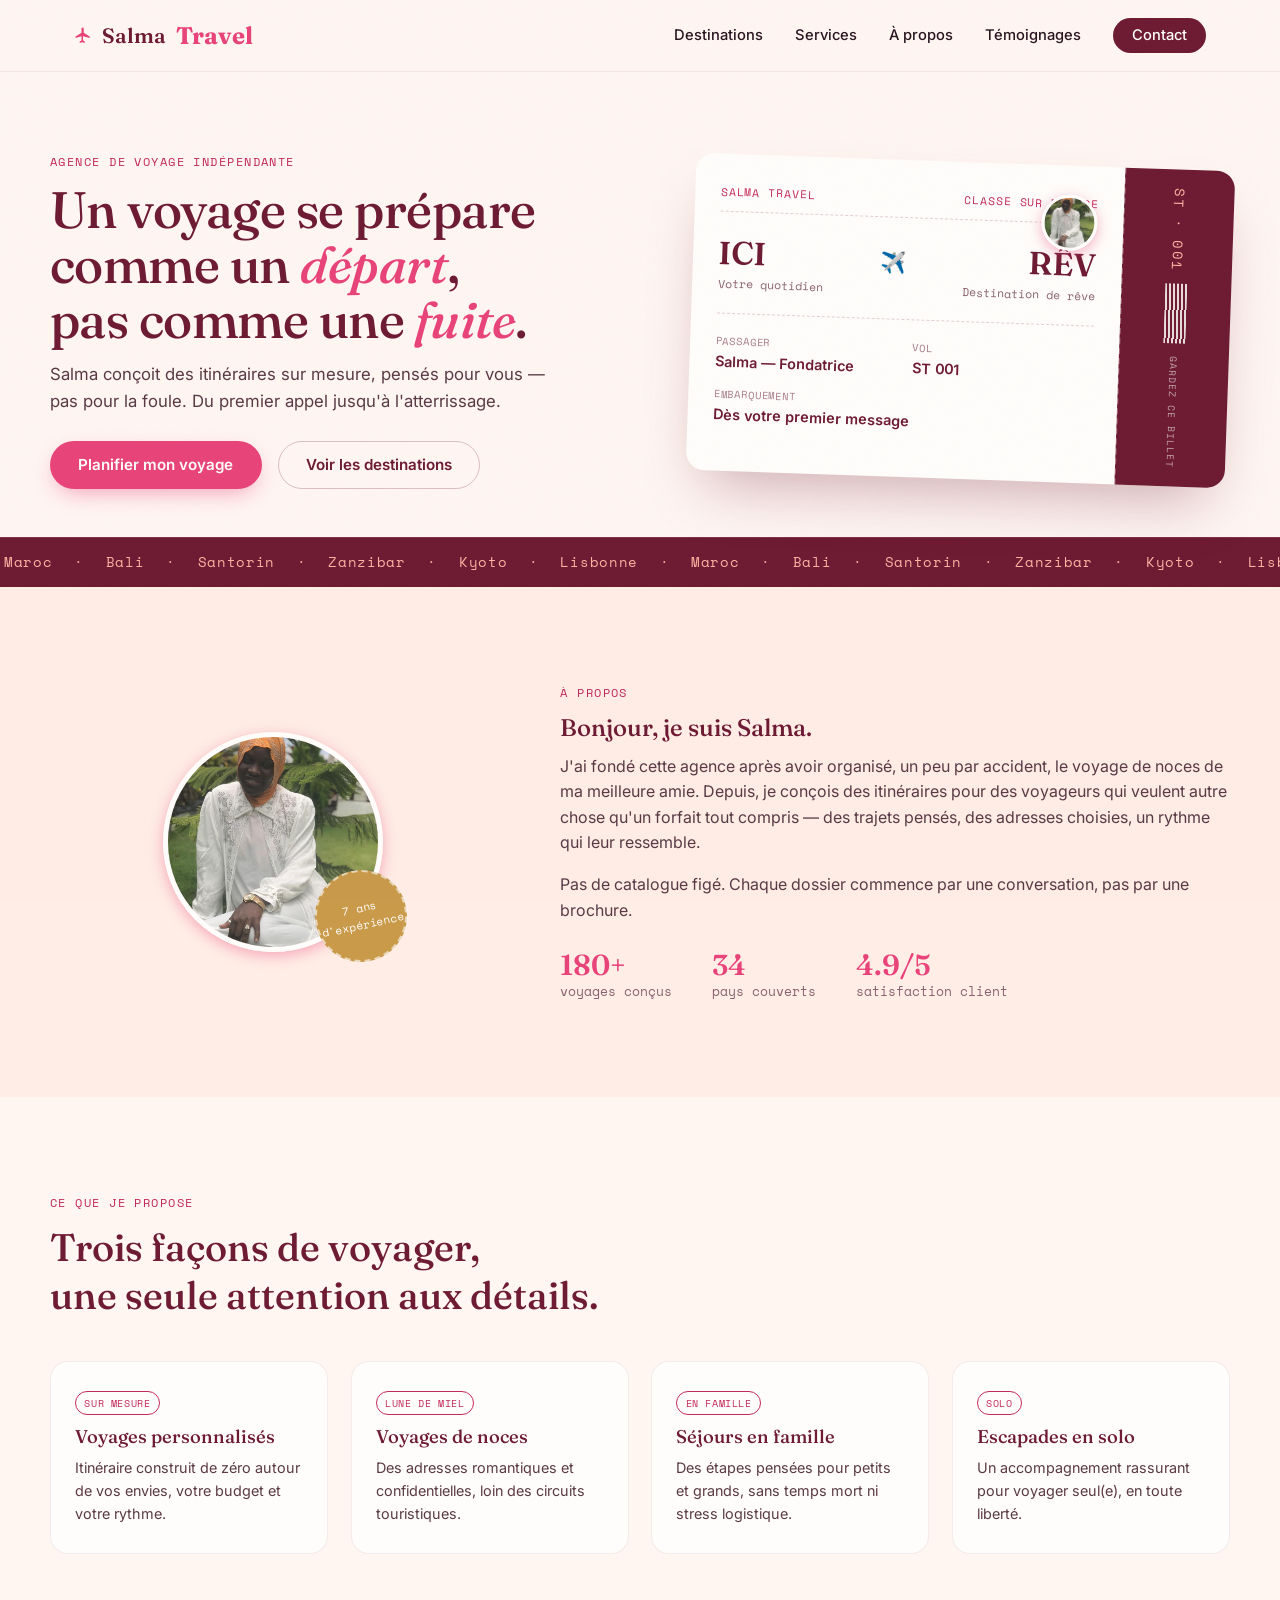
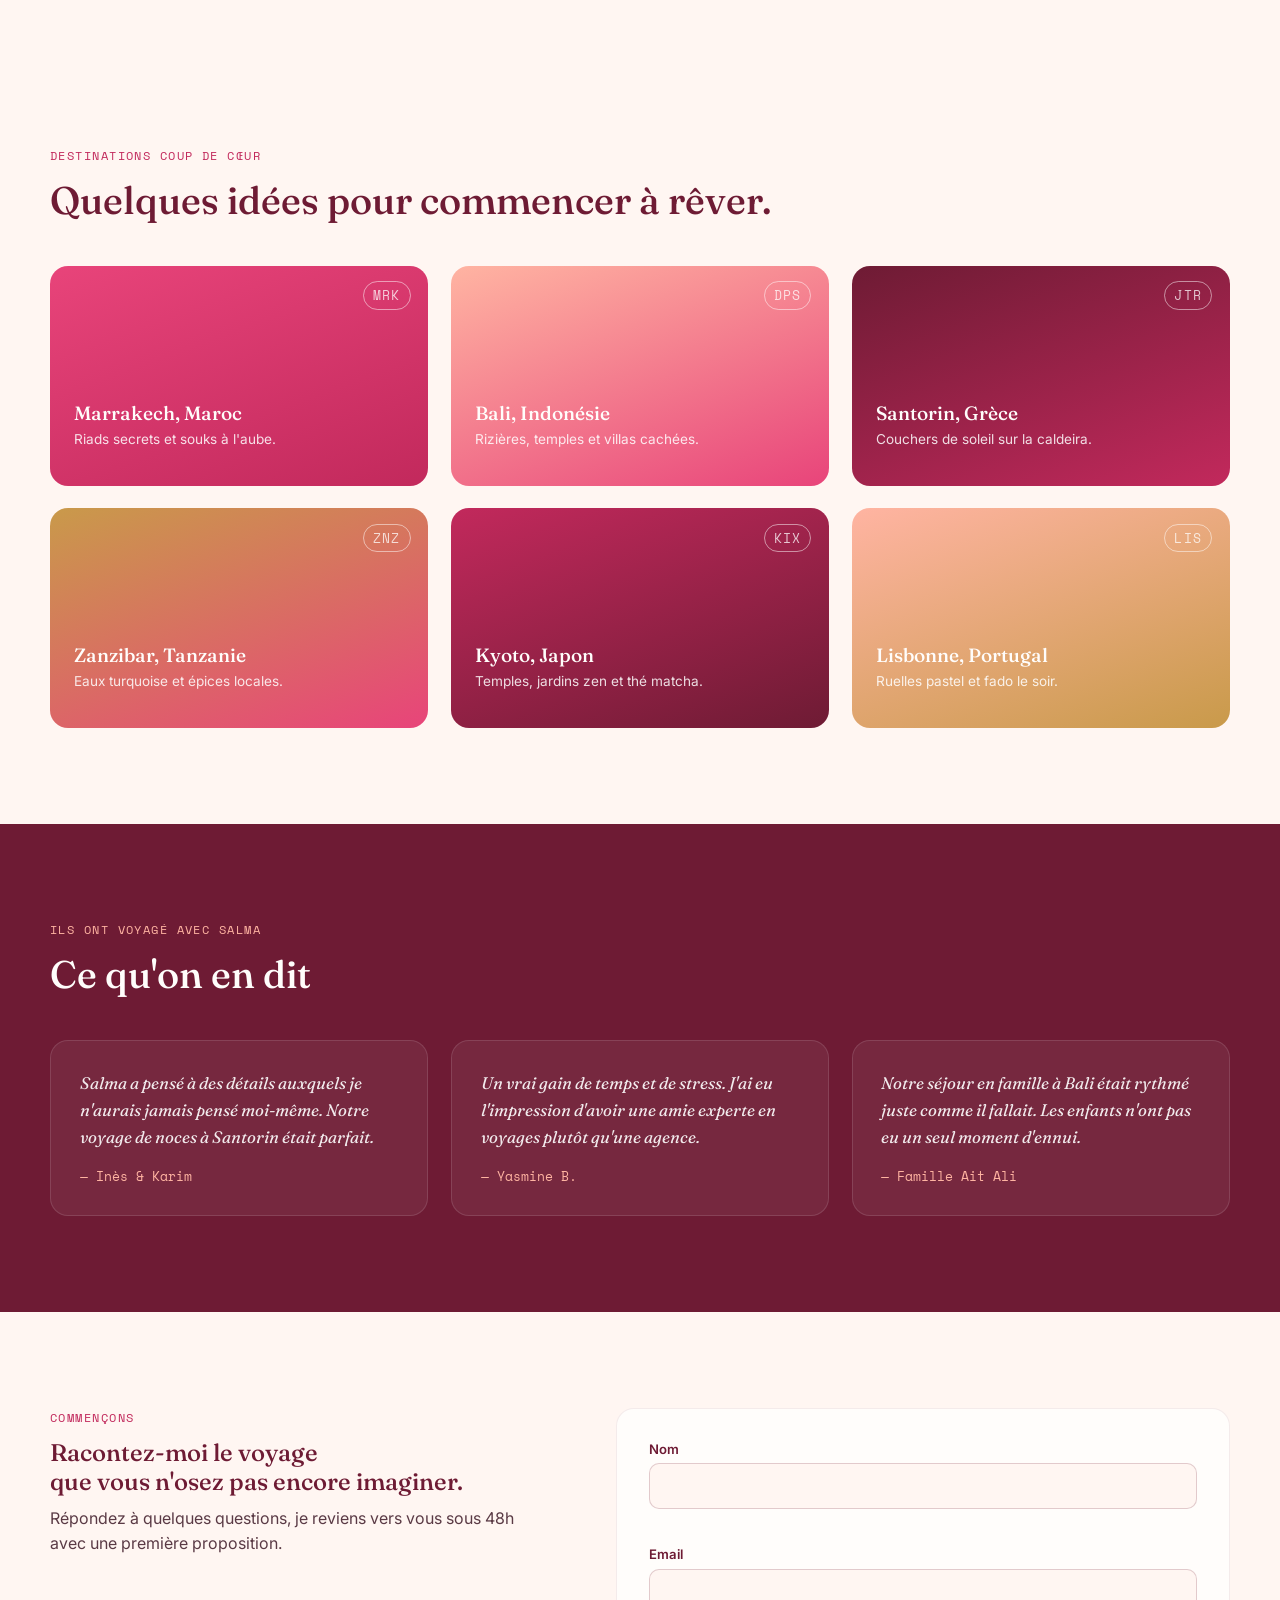
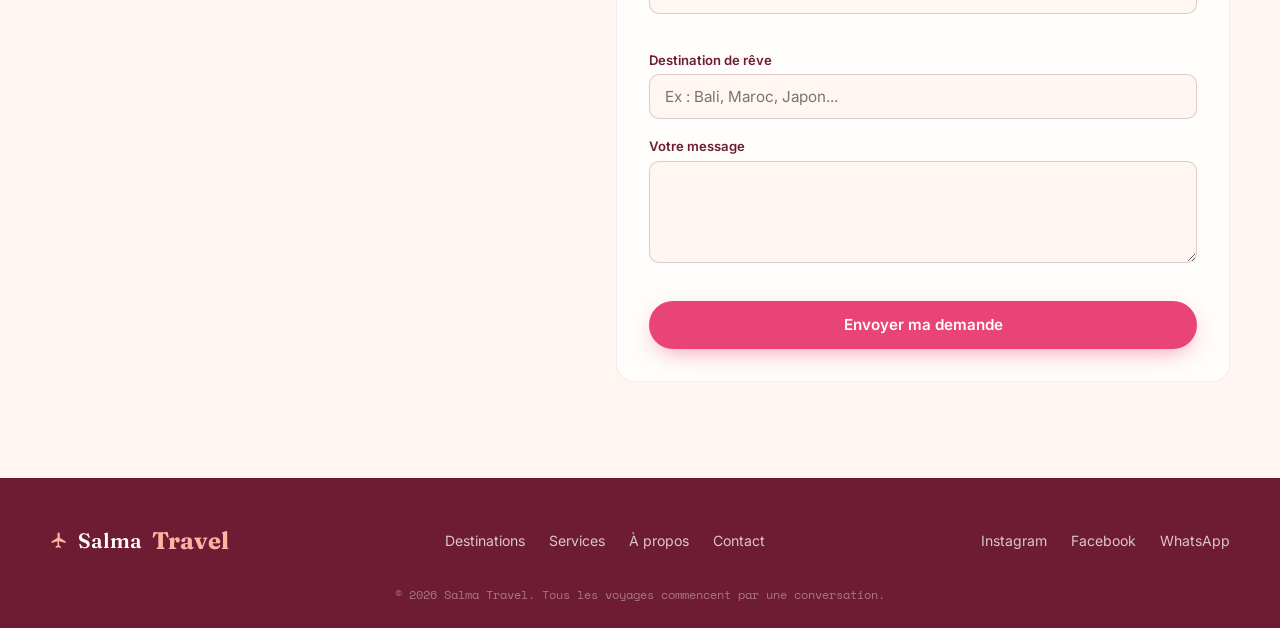
<file: index.html>
<!DOCTYPE html>
<html lang="fr">
<head>
<meta charset="UTF-8">
<meta name="viewport" content="width=device-width, initial-scale=1.0">
<title>Salma Travel — Votre agence de voyage sur mesure</title>
<link rel="preconnect" href="https://fonts.googleapis.com">
<link rel="preconnect" href="https://fonts.gstatic.com" crossorigin>
<link href="https://fonts.googleapis.com/css2?family=Fraunces:ital,opsz,wght@0,9..144,300;0,9..144,500;0,9..144,600;1,9..144,500&family=Inter:wght@400;500;600&family=Space+Mono:wght@400;700&display=swap" rel="stylesheet">
<link rel="stylesheet" href="style.css">
</head>
<body>

<div class="grain"></div>

<header class="site-header" id="top">
  <div class="header-inner">
    <a href="#top" class="logo">
      <span class="logo-icon" aria-hidden="true">
        <svg width="18" height="18" viewBox="0 0 24 24" fill="currentColor">
          <path d="M21 16v-2l-8-5V3.5a1.5 1.5 0 0 0-3 0V9l-8 5v2l8-2.5V19l-2.5 2v1.5l3.5-1 3.5 1V21l-2.5-2v-5.5z"/>
        </svg>
      </span>
      Salma<span>Travel</span>
    </a>
    <nav class="main-nav" id="main-nav">
      <a href="#destinations">Destinations</a>
      <a href="#services">Services</a>
      <a href="#a-propos">À propos</a>
      <a href="#temoignages">Témoignages</a>
      <a href="contact.html"class="nav-cta">Contact</a>
    </nav>
    <button class="nav-toggle" id="nav-toggle" aria-label="Ouvrir le menu" aria-expanded="false">
      <span></span><span></span><span></span>
    </button>
  </div>
</header>

<main>

  <!-- HERO — boarding pass -->
  <section class="hero" id="hero">
    <div class="hero-inner">
      <div class="hero-copy">
        <p class="eyebrow">Agence de voyage indépendante</p>
        <h1>Un voyage se prépare<br> comme un <em>départ</em>,<br>pas comme une <em>fuite</em>.</h1>
        <p class="hero-sub">Salma conçoit des itinéraires sur mesure, pensés pour vous — pas pour la foule. Du premier appel jusqu'à l'atterrissage.</p>
        <div class="hero-actions">
          <a href="#contact" class="btn btn-primary">Planifier mon voyage</a>
          <a href="#destinations" class="btn btn-ghost">Voir les destinations</a>
        </div>
      </div>

      <div class="boarding-pass" id="boarding-pass">
        <div class="bp-main">
          <div class="bp-row bp-top">
            <span class="bp-brand">SALMA TRAVEL</span>
            <span class="bp-class">CLASSE&nbsp;SUR&nbsp;MESURE</span>
          </div>

          <div class="bp-route">
            <div class="bp-city">
              <span class="bp-code">ICI</span>
              <span class="bp-label">Votre quotidien</span>
            </div>
            <div class="bp-plane" aria-hidden="true">✈️</div>
            <div class="bp-city bp-city-right">
              <span class="bp-code">RÊV</span>
              <span class="bp-label">Destination de rêve</span>
            </div>
          </div>

          <div class="bp-details">
            <div class="bp-field">
              <span class="bp-field-label">Passager</span>
              <span class="bp-field-value">Salma — Fondatrice</span>
            </div>
            <div class="bp-field">
              <span class="bp-field-label">Vol</span>
              <span class="bp-field-value">ST&nbsp;001</span>
            </div>
            <div class="bp-field">
              <span class="bp-field-label">Embarquement</span>
              <span class="bp-field-value">Dès votre premier message</span>
            </div>
          </div>

          <div class="bp-photo">
            <img src="photo.jpg" alt="Salma, fondatrice de Salma Travel" class="avatar-placeholder">
          </div>
        </div>

        <div class="bp-stub">
          <div class="bp-stub-code">ST · 001</div>
          <div class="bp-barcode" aria-hidden="true"></div>
          <div class="bp-stub-text">GARDEZ CE BILLET</div>
        </div>
      </div>
    </div>
  </section>

  <!-- MARQUEE -->
  <div class="marquee" aria-hidden="true">
    <div class="marquee-track">
      <span>Maroc</span><span>·</span><span>Bali</span><span>·</span><span>Santorin</span><span>·</span><span>Zanzibar</span><span>·</span><span>Kyoto</span><span>·</span><span>Lisbonne</span><span>·</span>
      <span>Maroc</span><span>·</span><span>Bali</span><span>·</span><span>Santorin</span><span>·</span><span>Zanzibar</span><span>·</span><span>Kyoto</span><span>·</span><span>Lisbonne</span><span>·</span>
    </div>
  </div>

  <!-- À PROPOS -->
  <section class="about" id="a-propos">
    <div class="about-inner">
      <div class="about-photo">
        <img src="photo.jpg" alt="Salma, fondatrice de Salma Travel" class="avatar-placeholder avatar-large">
        <div class="stamp-badge">
          <span>7 ans</span>
          <span>d'expérience</span>
        </div>
      </div>
      <div class="about-copy">
        <p class="eyebrow">À propos</p>
        <h2>Bonjour, je suis Salma.</h2>
        <p>J'ai fondé cette agence après avoir organisé, un peu par accident, le voyage de noces de ma meilleure amie. Depuis, je conçois des itinéraires pour des voyageurs qui veulent autre chose qu'un forfait tout compris — des trajets pensés, des adresses choisies, un rythme qui leur ressemble.</p>
        <p>Pas de catalogue figé. Chaque dossier commence par une conversation, pas par une brochure.</p>
        <div class="about-stats">
          <div class="stat">
            <span class="stat-num">180+</span>
            <span class="stat-label">voyages conçus</span>
          </div>
          <div class="stat">
            <span class="stat-num">34</span>
            <span class="stat-label">pays couverts</span>
          </div>
          <div class="stat">
            <span class="stat-num">4.9/5</span>
            <span class="stat-label">satisfaction client</span>
          </div>
        </div>
      </div>
    </div>
  </section>

  <!-- SERVICES -->
  <section class="services" id="services">
    <div class="section-head">
      <p class="eyebrow">Ce que je propose</p>
      <h2>Trois façons de voyager,<br>une seule attention aux détails.</h2>
    </div>
    <div class="services-grid">
      <article class="service-card">
        <div class="stamp">SUR&nbsp;MESURE</div>
        <h3>Voyages personnalisés</h3>
        <p>Itinéraire construit de zéro autour de vos envies, votre budget et votre rythme.</p>
      </article>
      <article class="service-card">
        <div class="stamp">LUNE&nbsp;DE&nbsp;MIEL</div>
        <h3>Voyages de noces</h3>
        <p>Des adresses romantiques et confidentielles, loin des circuits touristiques.</p>
      </article>
      <article class="service-card">
        <div class="stamp">EN&nbsp;FAMILLE</div>
        <h3>Séjours en famille</h3>
        <p>Des étapes pensées pour petits et grands, sans temps mort ni stress logistique.</p>
      </article>
      <article class="service-card">
        <div class="stamp">SOLO</div>
        <h3>Escapades en solo</h3>
        <p>Un accompagnement rassurant pour voyager seul(e), en toute liberté.</p>
      </article>
    </div>
  </section>

  <!-- DESTINATIONS -->
  <section class="destinations" id="destinations">
    <div class="section-head">
      <p class="eyebrow">Destinations coup de cœur</p>
      <h2>Quelques idées pour commencer à rêver.</h2>
    </div>
    <div class="destinations-grid">
      <article class="dest-card dest-1">
        <span class="dest-code">MRK</span>
        <h3>Marrakech, Maroc</h3>
        <p>Riads secrets et souks à l'aube.</p>
      </article>
      <article class="dest-card dest-2">
        <span class="dest-code">DPS</span>
        <h3>Bali, Indonésie</h3>
        <p>Rizières, temples et villas cachées.</p>
      </article>
      <article class="dest-card dest-3">
        <span class="dest-code">JTR</span>
        <h3>Santorin, Grèce</h3>
        <p>Couchers de soleil sur la caldeira.</p>
      </article>
      <article class="dest-card dest-4">
        <span class="dest-code">ZNZ</span>
        <h3>Zanzibar, Tanzanie</h3>
        <p>Eaux turquoise et épices locales.</p>
      </article>
      <article class="dest-card dest-5">
        <span class="dest-code">KIX</span>
        <h3>Kyoto, Japon</h3>
        <p>Temples, jardins zen et thé matcha.</p>
      </article>
      <article class="dest-card dest-6">
        <span class="dest-code">LIS</span>
        <h3>Lisbonne, Portugal</h3>
        <p>Ruelles pastel et fado le soir.</p>
      </article>
    </div>
  </section>

  <!-- TÉMOIGNAGES -->
  <section class="testimonials" id="temoignages">
    <div class="section-head">
      <p class="eyebrow">Ils ont voyagé avec Salma</p>
      <h2>Ce qu'on en dit</h2>
    </div>
    <div class="testimonial-track" id="testimonial-track">
      <blockquote class="testimonial-card">
        <p>Salma a pensé à des détails auxquels je n'aurais jamais pensé moi-même. Notre voyage de noces à Santorin était parfait.</p>
        <footer>— Inès &amp; Karim</footer>
      </blockquote>
      <blockquote class="testimonial-card">
        <p>Un vrai gain de temps et de stress. J'ai eu l'impression d'avoir une amie experte en voyages plutôt qu'une agence.</p>
        <footer>— Yasmine B.</footer>
      </blockquote>
      <blockquote class="testimonial-card">
        <p>Notre séjour en famille à Bali était rythmé juste comme il fallait. Les enfants n'ont pas eu un seul moment d'ennui.</p>
        <footer>— Famille Ait Ali</footer>
      </blockquote>
    </div>
  </section>

  <!-- CONTACT -->
  <section class="contact" id="contact">
    <div class="contact-inner">
      <div class="contact-copy">
        <p class="eyebrow">Commençons</p>
        <h2>Racontez-moi le voyage<br>que vous n'osez pas encore imaginer.</h2>
        <p>Répondez à quelques questions, je reviens vers vous sous 48h avec une première proposition.</p>
      </div>
      <form class="contact-form" id="contact-form" novalidate>
        <div class="form-row">
          <label for="name">Nom</label>
          <input type="text" id="name" name="name" required>
          <span class="form-error" id="error-name"></span>
        </div>
        <div class="form-row">
          <label for="email">Email</label>
          <input type="email" id="email" name="email" required>
          <span class="form-error" id="error-email"></span>
        </div>
        <div class="form-row">
          <label for="destination">Destination de rêve</label>
          <input type="text" id="destination" name="destination" placeholder="Ex : Bali, Maroc, Japon...">
        </div>
        <div class="form-row">
          <label for="message">Votre message</label>
          <textarea id="message" name="message" rows="4" required></textarea>
          <span class="form-error" id="error-message"></span>
        </div>
        <button type="submit" class="btn btn-primary btn-block">Envoyer ma demande</button>
        <p class="form-success" id="form-success" hidden>Merci ! Votre message a bien été envoyé. Salma vous répond sous 48h. ✈️</p>
      </form>
    </div>
  </section>

</main>

<footer class="site-footer">
  <div class="footer-inner">
    <a href="#top" class="logo">
      <span class="logo-icon" aria-hidden="true">
        <svg width="18" height="18" viewBox="0 0 24 24" fill="currentColor">
          <path d="M21 16v-2l-8-5V3.5a1.5 1.5 0 0 0-3 0V9l-8 5v2l8-2.5V19l-2.5 2v1.5l3.5-1 3.5 1V21l-2.5-2v-5.5z"/>
        </svg>
      </span>
      Salma<span>Travel</span>
    </a>
    <div class="footer-links">
      <a href="#destinations">Destinations</a>
      <a href="#services">Services</a>
      <a href="#a-propos">À propos</a>
      <a href="#contact">Contact</a>
    </div>
    <div class="footer-social">
      <a href="#" aria-label="Instagram">Instagram</a>
      <a href="#" aria-label="Facebook">Facebook</a>
      <a href="#" aria-label="WhatsApp">WhatsApp</a>
    </div>
  </div>
  <p class="footer-copy">© 2026 Salma Travel. Tous les voyages commencent par une conversation.</p>
</footer>

<script src="script.js"></script>
</body>
</html>
</file>
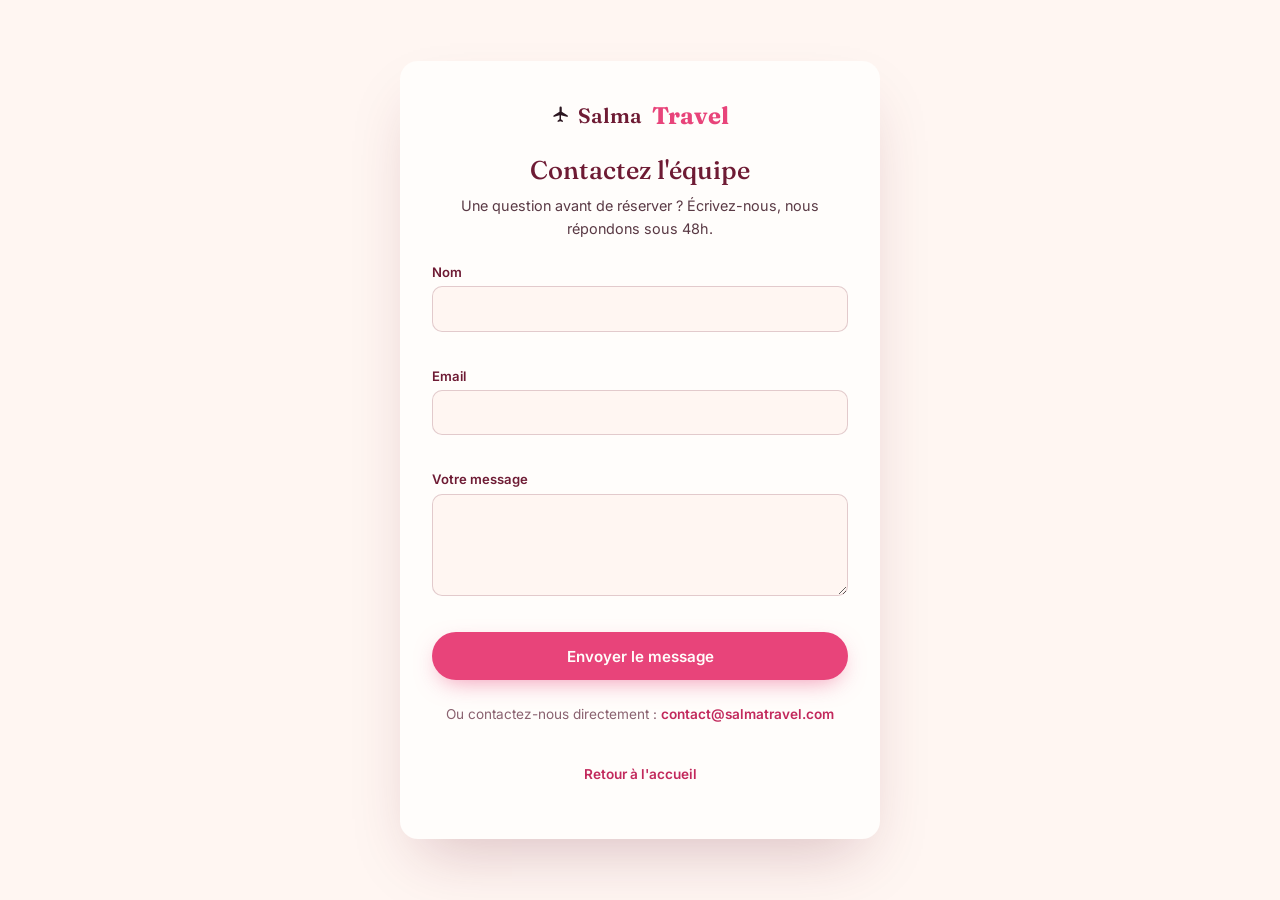
<file: contact.html>
<!DOCTYPE html>
<html lang="fr">
<head>
<meta charset="UTF-8">
<meta name="viewport" content="width=device-width, initial-scale=1.0">
<title>Contact — Salma Travel</title>
<link rel="preconnect" href="https://fonts.googleapis.com">
<link rel="preconnect" href="https://fonts.gstatic.com" crossorigin>
<link href="https://fonts.googleapis.com/css2?family=Fraunces:ital,opsz,wght@0,9..144,300;0,9..144,500;0,9..144,600;1,9..144,500&family=Inter:wght@400;500;600&family=Space+Mono:wght@400;700&display=swap" rel="stylesheet">
<link rel="stylesheet" href="style.css">
<style>
  .contact-page {
    min-height: 100vh;
    display: flex;
    align-items: center;
    justify-content: center;
    background: var(--blush);
    padding: 2em 1.5em;
  }

  .contact-card {
    width: 100%;
    max-width: 480px;
    background: var(--paper);
    border-radius: var(--radius);
    padding: 2.5em 2em;
    box-shadow: 0 30px 60px -20px rgba(110, 27, 52, 0.25);
    display: flex;
    flex-direction: column;
    align-items: center;
    gap: 1.5em;
  }

  .contact-logo-link {
    display: flex;
    align-items: center;
    justify-content: center;
    gap: 0.5em;
  }

  .contact-page-title {
    text-align: center;
  }
  .contact-page-title h1 {
    font-size: 1.6rem;
    margin-bottom: 0.3em;
  }
  .contact-page-title p {
    font-size: 0.9rem;
    margin: 0;
  }

  .contact-page-form {
    width: 100%;
    display: flex;
    flex-direction: column;
    gap: 1.1em;
  }

  .contact-page-footer {
    font-size: 0.85rem;
    color: #8a6270;
    text-align: center;
  }
  .contact-page-footer a {
    color: var(--rose-dark);
    font-weight: 600;
  }

  .btn-flex-block {
    display: flex;
    align-items: center;
    justify-content: center;
    width: 100%;
  }
</style>
</head>
<body>

<div class="contact-page">
  <div class="contact-card">

    <a href="index.html" class="contact-logo-link">
      <span class="logo-icon" aria-hidden="true">
        <svg width="18" height="18" viewBox="0 0 24 24" fill="currentColor">
          <path d="M21 16v-2l-8-5V3.5a1.5 1.5 0 0 0-3 0V9l-8 5v2l8-2.5V19l-2.5 2v1.5l3.5-1 3.5 1V21l-2.5-2v-5.5z"/>
        </svg>
      </span>
      <span class="logo">Salma<span>Travel</span></span>
    </a>

    <div class="contact-page-title">
      <h1>Contactez l'équipe</h1>
      <p>Une question avant de réserver ? Écrivez-nous, nous répondons sous 48h.</p>
    </div>

    <form class="contact-page-form" id="contact-page-form" novalidate>
      <div class="form-row">
        <label for="cp-name">Nom</label>
        <input type="text" id="cp-name" name="name" required>
        <span class="form-error" id="error-cp-name"></span>
      </div>
      <div class="form-row">
        <label for="cp-email">Email</label>
        <input type="email" id="cp-email" name="email" required>
        <span class="form-error" id="error-cp-email"></span>
      </div>
      <div class="form-row">
        <label for="cp-message">Votre message</label>
        <textarea id="cp-message" name="message" rows="4" required></textarea>
        <span class="form-error" id="error-cp-message"></span>
      </div>
      <button type="submit" class="btn btn-primary btn-flex-block">Envoyer le message</button>
      <p class="form-success" id="cp-success" hidden>Merci ! Votre message a bien été envoyé. ✈️</p>
    </form>

    <p class="contact-page-footer">
      Ou contactez-nous directement : <a href="mailto:contact@salmatravel.com">contact@salmatravel.com</a>
    </p>
    <p class="contact-page-footer"><a href="index.html">Retour à l'accueil</a></p>

  </div>
</div>

<script>
  const cpForm = document.getElementById('contact-page-form');
  const cpSuccess = document.getElementById('cp-success');

  function setCpError(fieldId, message) {
    const errorEl = document.getElementById(`error-${fieldId}`);
    if (errorEl) errorEl.textContent = message;
  }

  function isValidCpEmail(value) {
    return /^[^\s@]+@[^\s@]+\.[^\s@]+$/.test(value);
  }

  cpForm.addEventListener('submit', (e) => {
    e.preventDefault();
    let valid = true;

    const name = document.getElementById('cp-name').value.trim();
    const email = document.getElementById('cp-email').value.trim();
    const message = document.getElementById('cp-message').value.trim();

    setCpError('cp-name', '');
    setCpError('cp-email', '');
    setCpError('cp-message', '');

    if (name.length < 2) {
      setCpError('cp-name', 'Merci d\'indiquer votre nom.');
      valid = false;
    }
    if (!isValidCpEmail(email)) {
      setCpError('cp-email', 'Merci d\'indiquer un email valide.');
      valid = false;
    }
    if (message.length < 10) {
      setCpError('cp-message', 'Dites-m\'en un peu plus (10 caractères min).');
      valid = false;
    }

    if (valid) {
      cpSuccess.hidden = false;
      cpForm.reset();
    }
  });
</script>

</body>
</html>
</file>
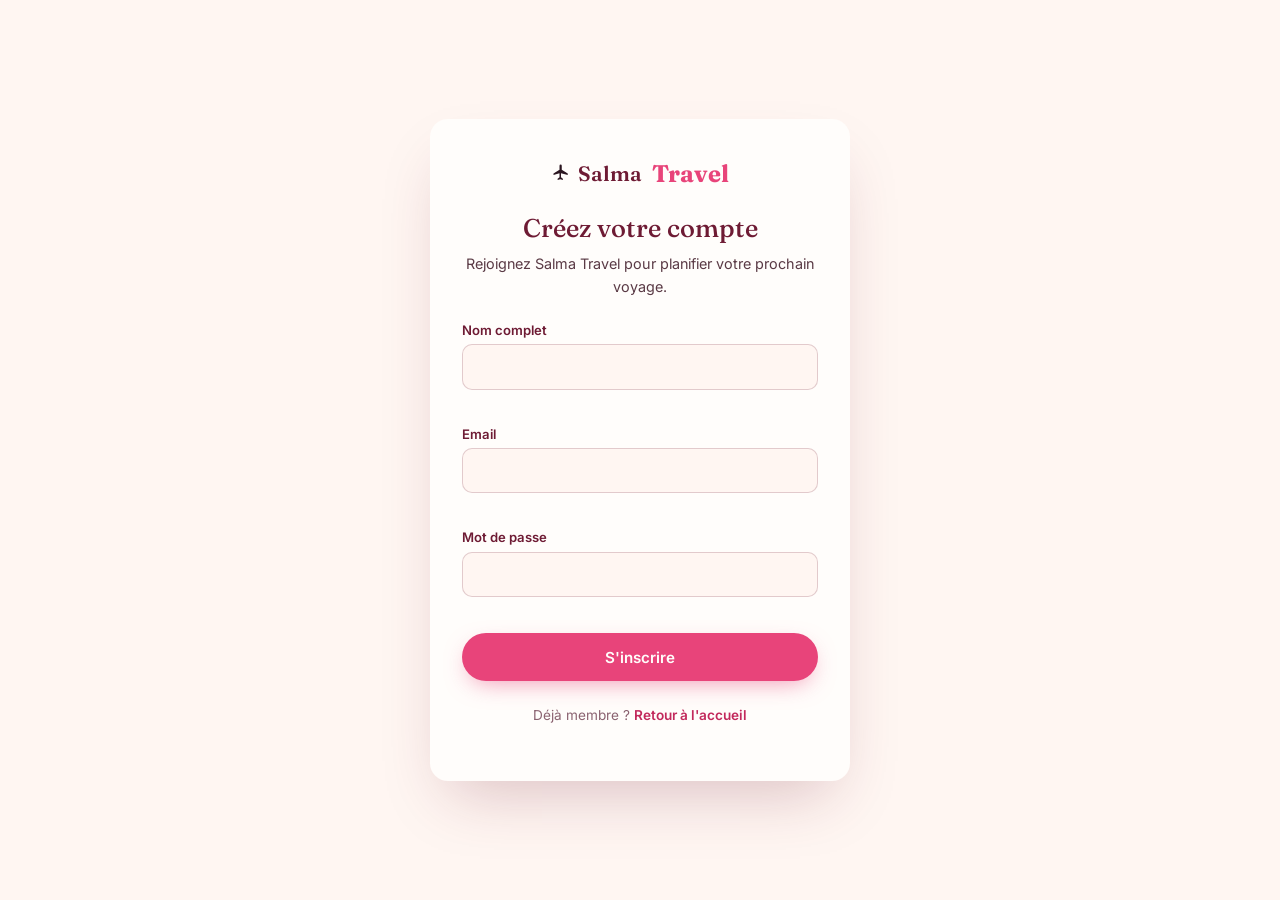
<file: signup.html>
<!DOCTYPE html>
<html lang="fr">
<head>
<meta charset="UTF-8">
<meta name="viewport" content="width=device-width, initial-scale=1.0">
<title>Inscription — Salma Travel</title>
<link rel="preconnect" href="https://fonts.googleapis.com">
<link rel="preconnect" href="https://fonts.gstatic.com" crossorigin>
<link href="https://fonts.googleapis.com/css2?family=Fraunces:ital,opsz,wght@0,9..144,300;0,9..144,500;0,9..144,600;1,9..144,500&family=Inter:wght@400;500;600&family=Space+Mono:wght@400;700&display=swap" rel="stylesheet">
<link rel="stylesheet" href="style.css">
<style>
  /* ============ PAGE INSCRIPTION ============ */
  .signup-page {
    min-height: 100vh;
    display: flex;
    align-items: center;
    justify-content: center;
    background: var(--blush);
    padding: 2em 1.5em;
  }

  .signup-card {
    width: 100%;
    max-width: 420px;
    background: var(--paper);
    border-radius: var(--radius);
    padding: 2.5em 2em;
    box-shadow: 0 30px 60px -20px rgba(110, 27, 52, 0.25);
    display: flex;
    flex-direction: column;
    align-items: center;
    gap: 1.5em;
  }

  .signup-logo {
    display: flex;
    align-items: center;
    justify-content: center;
    gap: 0.5em;
  }

  .signup-title {
    text-align: center;
  }
  .signup-title h1 {
    font-size: 1.6rem;
    margin-bottom: 0.3em;
  }
  .signup-title p {
    font-size: 0.9rem;
    margin: 0;
  }

  .signup-form {
    width: 100%;
    display: flex;
    flex-direction: column;
    gap: 1.1em;
  }

  .signup-footer {
    font-size: 0.85rem;
    color: #8a6270;
    text-align: center;
  }
  .signup-footer a {
    color: var(--rose-dark);
    font-weight: 600;
  }
</style>
</head>
<body>

<div class="signup-page">
  <div class="signup-card">

    <a href="index.html" class="signup-logo">
      <span class="logo-icon" aria-hidden="true">
        <svg width="18" height="18" viewBox="0 0 24 24" fill="currentColor">
          <path d="M21 16v-2l-8-5V3.5a1.5 1.5 0 0 0-3 0V9l-8 5v2l8-2.5V19l-2.5 2v1.5l3.5-1 3.5 1V21l-2.5-2v-5.5z"/>
        </svg>
      </span>
      <span class="logo">Salma<span>Travel</span></span>
    </a>

    <div class="signup-title">
      <h1>Créez votre compte</h1>
      <p>Rejoignez Salma Travel pour planifier votre prochain voyage.</p>
    </div>

    <form class="signup-form" id="signup-form" novalidate>
      <div class="form-row">
        <label for="fullname">Nom complet</label>
        <input type="text" id="fullname" name="fullname" required>
        <span class="form-error" id="error-fullname"></span>
      </div>
      <div class="form-row">
        <label for="signup-email">Email</label>
        <input type="email" id="signup-email" name="email" required>
        <span class="form-error" id="error-signup-email"></span>
      </div>
      <div class="form-row">
        <label for="password">Mot de passe</label>
        <input type="password" id="password" name="password" required>
        <span class="form-error" id="error-password"></span>
      </div>
      <button type="submit" class="btn btn-primary btn-block">S'inscrire</button>
      <p class="form-success" id="signup-success" hidden>Compte créé avec succès ! Bienvenue chez Salma Travel. ✈️</p>
    </form>

    <p class="signup-footer">Déjà membre ? <a href="index.html">Retour à l'accueil</a></p>

  </div>
</div>

<script>
  const signupForm = document.getElementById('signup-form');
  const signupSuccess = document.getElementById('signup-success');

  function setSignupError(fieldId, message) {
    const errorEl = document.getElementById(`error-${fieldId}`);
    if (errorEl) errorEl.textContent = message;
  }

  function isValidEmail(value) {
    return /^[^\s@]+@[^\s@]+\.[^\s@]+$/.test(value);
  }

  signupForm.addEventListener('submit', (e) => {
    e.preventDefault();
    let valid = true;

    const fullname = document.getElementById('fullname').value.trim();
    const email = document.getElementById('signup-email').value.trim();
    const password = document.getElementById('password').value;

    setSignupError('fullname', '');
    setSignupError('signup-email', '');
    setSignupError('password', '');

    if (fullname.length < 2) {
      setSignupError('fullname', 'Merci d\'indiquer votre nom complet.');
      valid = false;
    }
    if (!isValidEmail(email)) {
      setSignupError('signup-email', 'Merci d\'indiquer un email valide.');
      valid = false;
    }
    if (password.length < 6) {
      setSignupError('password', 'Le mot de passe doit contenir au moins 6 caractères.');
      valid = false;
    }

    if (valid) {
      signupSuccess.hidden = false;
      signupForm.reset();
    }
  });
</script>

</body>
</html>
</file>
<file: style.css>
/* ============================================
   SALMA TRAVEL — design tokens
   Palette : blush #FFF6F2, rose vif #E8447A,
   bordeaux #6E1B34, pêche #FFB4A2, or #C99A4A
   Display : Fraunces | Corps : Inter | Utilitaire : Space Mono
============================================ */

:root {
  --blush: #FFF6F2;
  --blush-2: #FFEDE6;
  --rose: #E8447A;
  --rose-dark: #C2295C;
  --wine: #6E1B34;
  --ink: #2B1620;
  --peach: #FFB4A2;
  --gold: #C99A4A;
  --paper: #FFFDFB;

  --font-display: "Fraunces", serif;
  --font-body: "Inter", sans-serif;
  --font-mono: "Space Mono", monospace;

  --radius: 18px;
  --container: 1180px;
}

* { box-sizing: border-box; }
html { scroll-behavior: smooth; }

body {
  margin: 0;
  font-family: var(--font-body);
  background: var(--blush);
  color: var(--ink);
  -webkit-font-smoothing: antialiased;
  overflow-x: hidden;
}

@media (prefers-reduced-motion: reduce) {
  html { scroll-behavior: auto; }
  * { animation-duration: 0.01ms !important; animation-iteration-count: 1 !important; transition-duration: 0.01ms !important; }
}

a { color: inherit; text-decoration: none; }
h1, h2, h3 { font-family: var(--font-display); margin: 0; color: var(--wine); font-weight: 500; }
p { line-height: 1.6; margin: 0 0 1em; color: #5a3a45; }

.eyebrow {
  font-family: var(--font-mono);
  text-transform: uppercase;
  letter-spacing: 0.12em;
  font-size: 0.75rem;
  color: var(--rose-dark);
  margin: 0 0 0.9em;
}

img { max-width: 100%; display: block; }

/* subtle grain overlay for warmth */
.grain {
  position: fixed; inset: 0; pointer-events: none; z-index: 999;
  opacity: 0.035; mix-blend-mode: multiply;
  background-image: url("data:image/svg+xml,%3Csvg xmlns='http://www.w3.org/2000/svg' width='120' height='120'%3E%3Cfilter id='n'%3E%3CfeTurbulence type='fractalNoise' baseFrequency='0.9' numOctaves='2' stitchTiles='stitch'/%3E%3C/filter%3E%3Crect width='100%25' height='100%25' filter='url(%23n)'/%3E%3C/svg%3E");
}

/* ============ BUTTONS ============ */
.btn {
  display: inline-flex; align-items: center; justify-content: center;
  padding: 0.9em 1.8em;
  border-radius: 999px;
  font-family: var(--font-body);
  font-weight: 600;
  font-size: 0.95rem;
  border: 1px solid transparent;
  cursor: pointer;
  transition: transform 0.25s ease, box-shadow 0.25s ease, background 0.25s ease;
}
.btn-primary {
  background: var(--rose);
  color: var(--paper);
  box-shadow: 0 8px 24px -8px rgba(232, 68, 122, 0.6);
}
.btn-primary:hover { background: var(--rose-dark); transform: translateY(-2px); }
.btn-ghost {
  background: transparent;
  border-color: rgba(110, 27, 52, 0.25);
  color: var(--wine);
}
.btn-ghost:hover { border-color: var(--wine); transform: translateY(-2px); }
.btn-block { width: 100%; }

/* ============ HEADER ============ */
.site-header {
  position: sticky; top: 0; z-index: 100;
  background: rgba(255, 246, 242, 0.85);
  backdrop-filter: blur(10px);
  border-bottom: 1px solid rgba(110, 27, 52, 0.08);
}
.header-inner {
  max-width: var(--container);
  margin: 0 auto;
  padding: 1.1em 1.5em;
  display: flex; align-items: center; justify-content: space-between;
}
.logo {
  font-family: var(--font-display);
  font-size: 1.3rem;
  color: var(--wine);
  font-weight: 600;
}
.logo span { color: var(--rose); }
.main-nav { display: flex; align-items: center; gap: 2em; }
.main-nav a {
  font-size: 0.92rem; font-weight: 500; color: var(--ink);
  position: relative;
}
.main-nav a:not(.nav-cta)::after {
  content: ""; position: absolute; left: 0; bottom: -4px;
  width: 0; height: 1px; background: var(--rose);
  transition: width 0.25s ease;
}
.main-nav a:not(.nav-cta):hover::after { width: 100%; }
.nav-cta {
  background: var(--wine); color: var(--paper) !important;
  padding: 0.6em 1.3em; border-radius: 999px; font-weight: 600;
}
.nav-toggle {
  display: none; flex-direction: column; gap: 5px;
  background: none; border: none; cursor: pointer; padding: 4px;
}
.nav-toggle span { width: 22px; height: 2px; background: var(--wine); }

/* ============ HERO ============ */
.hero { padding: 5em 1.5em 3em; }
.hero-inner {
  max-width: var(--container);
  margin: 0 auto;
  display: grid;
  grid-template-columns: 1.1fr 1fr;
  gap: 3em;
  align-items: center;
}
.hero h1 {
  font-size: clamp(2.3rem, 4vw, 3.4rem);
  line-height: 1.08;
  letter-spacing: -0.01em;
}
.hero h1 em { color: var(--rose); font-style: italic; }
.hero-sub { max-width: 30em; font-size: 1.05rem; margin-top: 0.8em; }
.hero-actions { display: flex; gap: 1em; margin-top: 1.6em; flex-wrap: wrap; }

/* Boarding pass — signature element */
.boarding-pass {
  background: var(--paper);
  border-radius: var(--radius);
  box-shadow: 0 30px 60px -20px rgba(110, 27, 52, 0.35);
  display: flex;
  transform: rotate(2deg);
  transition: transform 0.4s ease;
  position: relative;
}
.boarding-pass:hover { transform: rotate(0deg) translateY(-4px); }
.bp-main {
  flex: 1;
  padding: 1.8em 1.6em;
  position: relative;
}
.bp-row.bp-top {
  display: flex; justify-content: space-between; align-items: center;
  font-family: var(--font-mono); font-size: 0.7rem;
  letter-spacing: 0.08em; color: var(--rose-dark);
  padding-bottom: 1em; border-bottom: 1px dashed rgba(110,27,52,0.2);
}
.bp-route {
  display: flex; align-items: center; justify-content: space-between;
  padding: 1.3em 0;
}
.bp-city { display: flex; flex-direction: column; gap: 0.2em; }
.bp-city-right { text-align: right; align-items: flex-end; }
.bp-code {
  font-family: var(--font-display); font-size: 2rem; font-weight: 600;
  color: var(--wine);
}
.bp-label { font-size: 0.72rem; color: #8a6270; font-family: var(--font-mono); }
.bp-plane { color: var(--rose); font-size: 1.3rem; transform: translateY(-6px); }
.bp-details {
  display: grid; grid-template-columns: 1fr 1fr; gap: 1em;
  padding: 1.2em 0; border-top: 1px dashed rgba(110,27,52,0.2);
}
.bp-field { display: flex; flex-direction: column; gap: 0.25em; }
.bp-field:last-child { grid-column: 1 / -1; }
.bp-field-label {
  font-family: var(--font-mono); font-size: 0.65rem; text-transform: uppercase;
  color: #a97e8c; letter-spacing: 0.08em;
}
.bp-field-value { font-size: 0.9rem; font-weight: 600; color: var(--wine); }
.bp-photo { position: absolute; top: 1.8em; right: 1.6em; }

.avatar-placeholder {
  width: 56px; height: 56px; border-radius: 50%;
  object-fit: cover; object-position: center 15%;
  border: 3px solid var(--paper);
  box-shadow: 0 4px 14px rgba(232,68,122,0.4);
}
.avatar-large { width: 220px; height: 220px; border-width: 5px; object-position: center 12%; }

.bp-stub {
  width: 110px;
  background: var(--wine);
  border-radius: 0 var(--radius) var(--radius) 0;
  display: flex; flex-direction: column; align-items: center; justify-content: center;
  gap: 0.8em; padding: 1em 0.6em;
  position: relative;
}
.bp-stub::before {
  content: ""; position: absolute; left: -1px; top: 0; bottom: 0;
  border-left: 2px dashed rgba(255,255,255,0.35);
}
.bp-stub-code {
  font-family: var(--font-mono); color: var(--peach); font-size: 0.85rem;
  writing-mode: vertical-rl; letter-spacing: 0.1em;
}
.bp-barcode {
  width: 22px; height: 60px;
  background: repeating-linear-gradient(90deg, var(--paper) 0 2px, transparent 2px 4px);
  opacity: 0.85;
}
.bp-stub-text {
  writing-mode: vertical-rl; font-family: var(--font-mono); font-size: 0.6rem;
  color: rgba(255,255,255,0.6); letter-spacing: 0.1em;
}

/* ============ MARQUEE ============ */
.marquee {
  background: var(--wine); overflow: hidden; padding: 0.9em 0;
  border-top: 1px solid rgba(255,255,255,0.1);
}
.marquee-track {
  display: flex; gap: 1em; white-space: nowrap;
  font-family: var(--font-mono); font-size: 0.85rem;
  color: var(--peach); letter-spacing: 0.05em;
  animation: scroll-left 28s linear infinite;
  width: max-content;
}
.marquee-track span { padding: 0 0.3em; }
@keyframes scroll-left {
  from { transform: translateX(0); }
  to { transform: translateX(-50%); }
}

/* ============ SECTIONS shared ============ */
section { padding: 6em 1.5em; }
.section-head { max-width: var(--container); margin: 0 auto 2.6em; }
.section-head h2 {
  font-size: clamp(1.7rem, 3vw, 2.4rem); max-width: 20em;
}

/* ============ ABOUT ============ */
.about { background: var(--blush-2); }
.about-inner {
  max-width: var(--container); margin: 0 auto;
  display: grid; grid-template-columns: 0.8fr 1.2fr; gap: 4em; align-items: center;
}
.about-photo { position: relative; display: flex; justify-content: center; }
.stamp-badge {
  position: absolute; bottom: -10px; right: 20%;
  background: var(--gold); color: var(--paper);
  border-radius: 50%; width: 92px; height: 92px;
  display: flex; flex-direction: column; align-items: center; justify-content: center;
  font-family: var(--font-mono); font-size: 0.7rem; text-align: center;
  transform: rotate(-12deg);
  border: 2px dashed rgba(255,255,255,0.6);
}
.about-copy h2 { margin-bottom: 0.5em; }
.about-stats { display: flex; gap: 2.5em; margin-top: 1.5em; }
.stat { display: flex; flex-direction: column; }
.stat-num { font-family: var(--font-display); font-size: 1.8rem; color: var(--rose); font-weight: 600; }
.stat-label { font-size: 0.8rem; color: #8a6270; font-family: var(--font-mono); }

/* ============ SERVICES ============ */
.services-grid {
  max-width: var(--container); margin: 0 auto;
  display: grid; grid-template-columns: repeat(4, 1fr); gap: 1.4em;
}
.service-card {
  background: var(--paper); border-radius: var(--radius);
  padding: 1.8em 1.5em; border: 1px solid rgba(110,27,52,0.08);
  transition: transform 0.3s ease, box-shadow 0.3s ease;
}
.service-card:hover { transform: translateY(-6px); box-shadow: 0 20px 40px -16px rgba(110,27,52,0.25); }
.stamp {
  display: inline-block; font-family: var(--font-mono); font-size: 0.65rem;
  color: var(--rose-dark); border: 1px solid var(--rose-dark);
  border-radius: 999px; padding: 0.3em 0.8em; margin-bottom: 1em;
  letter-spacing: 0.06em;
}
.service-card h3 { font-size: 1.15rem; margin-bottom: 0.4em; }
.service-card p { font-size: 0.9rem; margin: 0; }

/* ============ DESTINATIONS ============ */
.destinations-grid {
  max-width: var(--container); margin: 0 auto;
  display: grid; grid-template-columns: repeat(3, 1fr); gap: 1.4em;
}
.dest-card {
  border-radius: var(--radius); padding: 2.2em 1.5em;
  position: relative; overflow: hidden; min-height: 220px;
  display: flex; flex-direction: column; justify-content: flex-end;
  transition: transform 0.3s ease;
}
.dest-card:hover { transform: translateY(-6px); }
.dest-card h3 { color: var(--paper); font-size: 1.2rem; }
.dest-card p { color: rgba(255,255,255,0.85); font-size: 0.85rem; margin: 0.3em 0 0; }
.dest-code {
  position: absolute; top: 1.2em; right: 1.4em;
  font-family: var(--font-mono); color: rgba(255,255,255,0.75);
  font-size: 0.8rem; letter-spacing: 0.1em;
  border: 1px solid rgba(255,255,255,0.5); border-radius: 999px;
  padding: 0.3em 0.7em;
}
.dest-1 { background: linear-gradient(160deg, #E8447A, #C2295C); }
.dest-2 { background: linear-gradient(160deg, #FFB4A2, #E8447A); }
.dest-3 { background: linear-gradient(160deg, #6E1B34, #C2295C); }
.dest-4 { background: linear-gradient(160deg, #C99A4A, #E8447A); }
.dest-5 { background: linear-gradient(160deg, #C2295C, #6E1B34); }
.dest-6 { background: linear-gradient(160deg, #FFB4A2, #C99A4A); }

/* ============ TESTIMONIALS ============ */
.testimonials { background: var(--wine); }
.testimonials .eyebrow { color: var(--peach); }
.testimonials .section-head h2 { color: var(--paper); }
.testimonial-track {
  max-width: var(--container); margin: 0 auto;
  display: grid; grid-template-columns: repeat(3, 1fr); gap: 1.4em;
}
.testimonial-card {
  background: rgba(255,255,255,0.06); border: 1px solid rgba(255,255,255,0.12);
  border-radius: var(--radius); padding: 1.8em; margin: 0;
}
.testimonial-card p {
  color: rgba(255,255,255,0.9); font-family: var(--font-display);
  font-style: italic; font-size: 1.05rem; margin-bottom: 1em;
}
.testimonial-card footer { color: var(--peach); font-family: var(--font-mono); font-size: 0.8rem; }

/* ============ CONTACT ============ */
.contact-inner {
  max-width: var(--container); margin: 0 auto;
  display: grid; grid-template-columns: 0.9fr 1.1fr; gap: 4em;
}
.contact-copy h2 { margin-bottom: 0.4em; }
.contact-form {
  background: var(--paper); border-radius: var(--radius);
  padding: 2em; border: 1px solid rgba(110,27,52,0.08);
  display: flex; flex-direction: column; gap: 1.2em;
}
.form-row { display: flex; flex-direction: column; gap: 0.4em; }
.form-row label { font-size: 0.82rem; font-weight: 600; color: var(--wine); }
.form-row input, .form-row textarea {
  font-family: var(--font-body); font-size: 0.95rem;
  padding: 0.8em 1em; border-radius: 10px;
  border: 1px solid rgba(110,27,52,0.2); background: var(--blush);
  color: var(--ink); resize: vertical;
}
.form-row input:focus, .form-row textarea:focus {
  outline: 2px solid var(--rose); outline-offset: 1px; border-color: transparent;
}
.form-error { font-size: 0.75rem; color: var(--rose-dark); min-height: 1em; }
.form-success {
  text-align: center; color: var(--wine); font-weight: 600;
  background: var(--blush-2); padding: 0.9em; border-radius: 10px;
}

/* ============ FOOTER ============ */
.site-footer { background: var(--wine); padding: 3em 1.5em 1.5em; }
.footer-inner {
  max-width: var(--container); margin: 0 auto;
  display: flex; justify-content: space-between; align-items: center; flex-wrap: wrap; gap: 1.5em;
}
.site-footer .logo { color: var(--paper); }
.site-footer .logo span { color: var(--peach); }
.footer-links, .footer-social { display: flex; gap: 1.5em; }
.footer-links a, .footer-social a { color: rgba(255,255,255,0.75); font-size: 0.88rem; }
.footer-links a:hover, .footer-social a:hover { color: var(--peach); }
.footer-copy {
  text-align: center; margin: 2.5em 0 0; font-family: var(--font-mono);
  font-size: 0.75rem; color: rgba(255,255,255,0.4);
}

/* ============ scroll reveal ============ */
.reveal { opacity: 0; transform: translateY(24px); transition: opacity 0.7s ease, transform 0.7s ease; }
.reveal.is-visible { opacity: 1; transform: translateY(0); }

/* ============ RESPONSIVE ============ */
@media (max-width: 960px) {
  .hero-inner, .about-inner, .contact-inner { grid-template-columns: 1fr; }
  .services-grid { grid-template-columns: repeat(2, 1fr); }
  .destinations-grid { grid-template-columns: repeat(2, 1fr); }
  .testimonial-track { grid-template-columns: 1fr; }
  .main-nav { display: none; }
  .nav-toggle { display: flex; }
  .main-nav.open {
    display: flex; flex-direction: column; position: absolute;
    top: 100%; left: 0; right: 0; background: var(--paper);
    padding: 1.5em; gap: 1.2em; border-bottom: 1px solid rgba(110,27,52,0.1);
  }
}
@media (max-width: 640px) {
  .services-grid, .destinations-grid { grid-template-columns: 1fr; }
  .boarding-pass { transform: rotate(0deg); }
  .about-stats { flex-wrap: wrap; gap: 1.5em; }
}
.logo {
    display: flex;
    align-items: center;
    gap: 10px;
    text-decoration: none;
}

.logo img {
    width: 50px;
    height: 50px;
}

.logo span {
    font-size: 24px;
    font-weight: bold;
}
</file>
